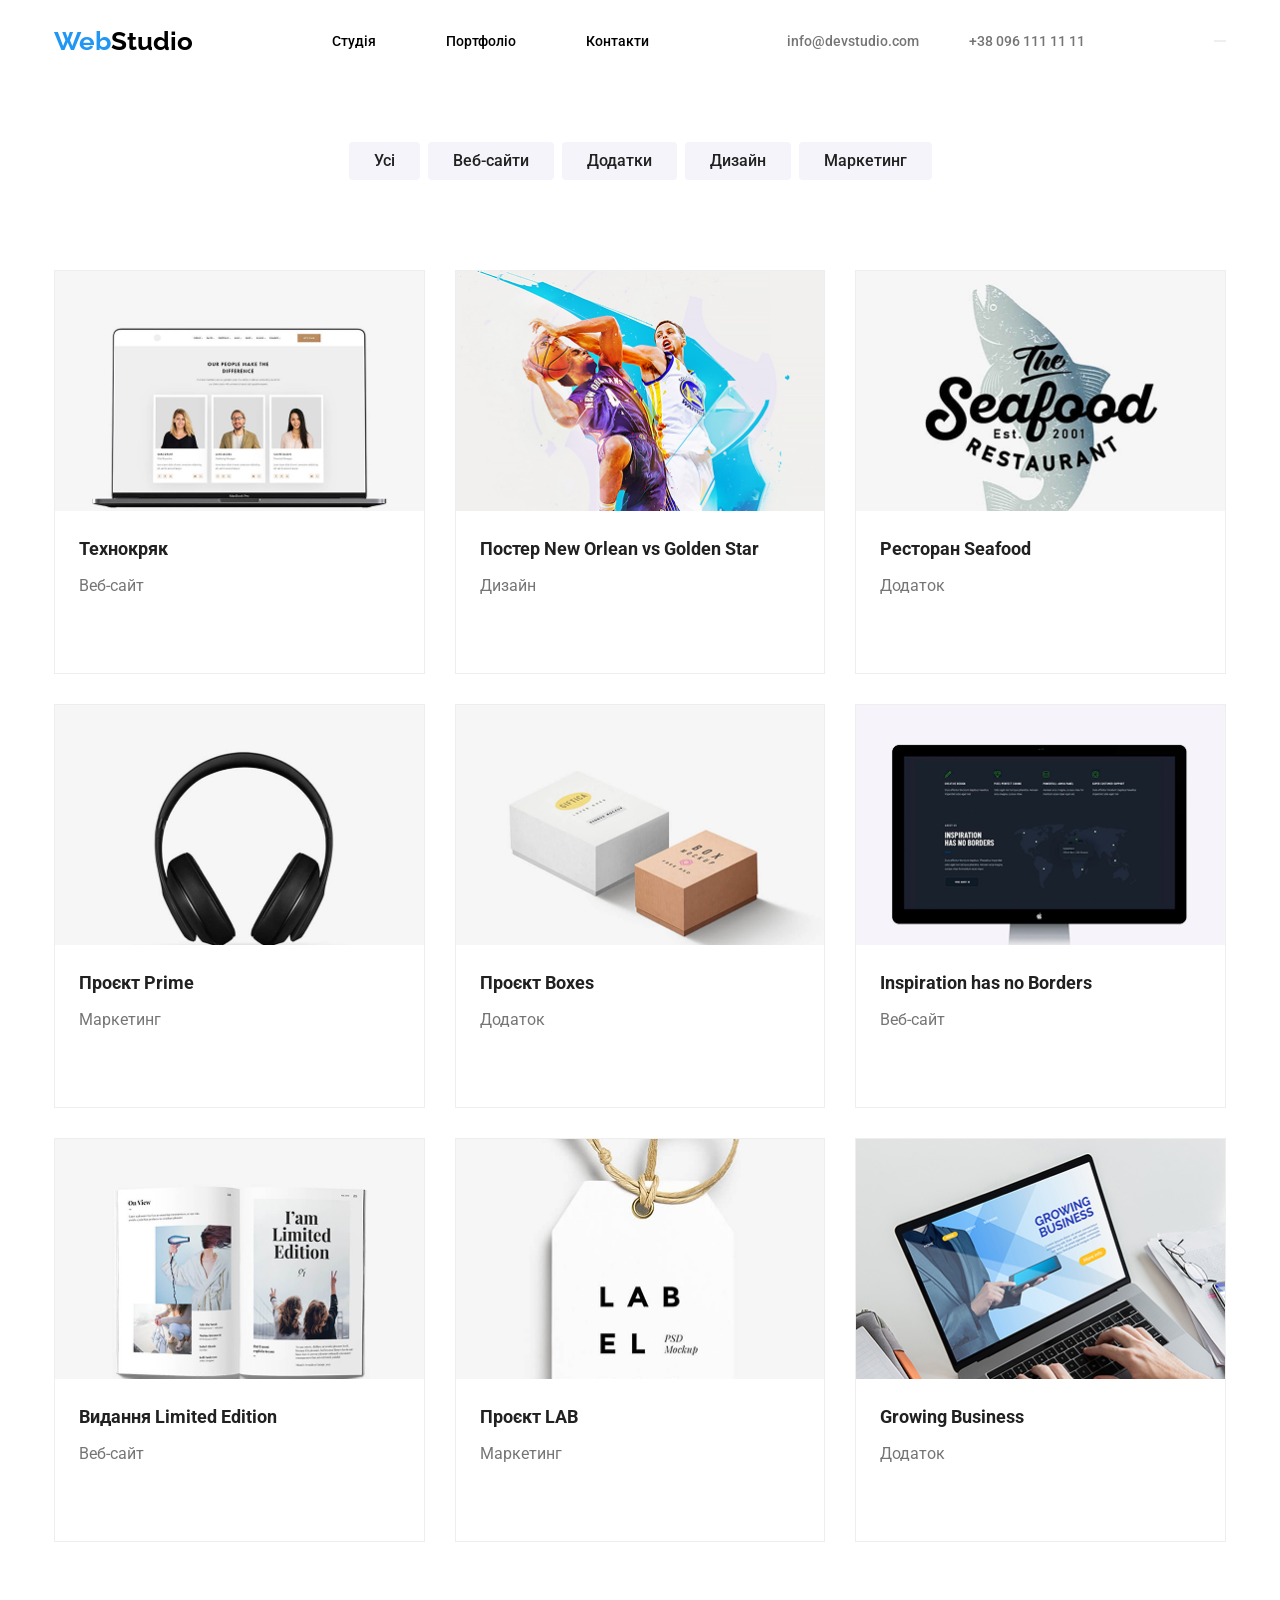
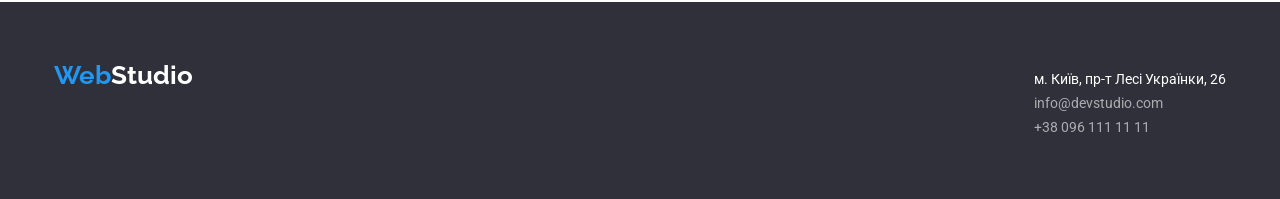
<file: portfolio.html>
<!DOCTYPE html>
<html lang="uk">
<head>
    <meta charset="UTF-8">
    <meta name="viewport" content="width=device-width, initial-scale=1.0">
    <title>Portfolio</title>
    <link rel="stylesheet" href="./css/reset.css">
    <link rel="stylesheet" href="./css/style.css">
    <link href="https://fonts.googleapis.com/css2?family=Raleway:ital,wght@0,100..900;1,100..900&family=Roboto:ital,wght@0,100..900;1,100..900&display=swap" rel="stylesheet">
</head>
<body>
<header class="header">
   <div class="  container header-container">
        <a href="./index.html" class="header-logo">
            <span class="header_logo-part">Web</span>Studio
        </a>
        <nav class="header-nav">
            <ul class="header-menu">
                <li class="header_menu-item">
                    <a href="./index.html" class="header_menu-link">Студія</a>
                </li>
                <li class="header_menu-item">
                    <a href="./portfolio.html" class="header_menu-link">Портфоліо</a>
                </li>
                <li class="header_menu-item">
                    <a href="" class="header_menu-link">Контакти</a>
                </li>
            </ul>
            </nav>
            <ul class="header-contacts">
                <li class="header_contacts-item">
                    <a href="mailto:info@devstudio.com" class="header_contacts-link">
                        info@devstudio.com
                    </a>
                </li>
                <li class="header_contacts-item">
                    <a href="tel:+380961111111" class="header_contacts-link">
                        +38 096 111 11 11
                    </a>
                </li>
            </ul>
            <button class="burger-btn" id="burger-btn" aria-label="Відкрити меню">
        <span class="burger-line"></span>
        <span class="burger-line"></span>
        <span class="burger-line"></span>
      </button>
    </div>  
</header>
<main class="main">

<section class="portfolio">
    <div class="container">
        <ul class="portfolio-filter">
            <li class="portfolio_filter-item"><button type="button" class="portfolio_filter-btn">Усі</button></li>
            <li class="portfolio_filter-item"><button type="button" class="portfolio_filter-btn">Веб-сайти</button></li>
            <li class="portfolio_filter-item"><button type="button" class="portfolio_filter-btn">Додатки</button></li>
            <li class="portfolio_filter-item"><button type="button" class="portfolio_filter-btn">Дизайн</button></li>
            <li class="portfolio_filter-item"><button type="button" class="portfolio_filter-btn">Маркетинг</button></li>
        </ul>
        <ul class="portfolio-list">
            <li class="portfolio-item">
                <a href="" target="_blank" class="portfolio-link">
                    <div class="portfolio-box">
                    <img src="./images/techwork.png" alt="techwork" class="portfolio-img">
                    <p class="overlay">
                        Детaльніше
                        </p>
                    </div>
                    <h3 class="portfolio-title">Технокряк</h3>
                    <p class="portfolio-text">Веб-сайт</p>
                </a>
            </li>
            <li class="portfolio-item">
                <a href="" target="_blank" class="portfolio-link">
                    <div class="portfolio-box">
                    <img src="./images/poster-new-orlean-vs-golden-star.png" alt="poster design" class="portfolio-img">
                    <p class="overlay">
                        Детaльніше
                        </p>
                    </div>
                    <h3 class="portfolio-title">Постер New Orlean vs Golden Star</h3>
                    <p class="portfolio-text">Дизайн</p>
                </a>
            </li>
            <li class="portfolio-item">
                <a href="" target="_blank" class="portfolio-link">
                    <div class="portfolio-box">
                    <img src="./images/seafood-restaurant.png" alt="seafood restaurant app" class="portfolio-img">
                    <p class="overlay">
                        Детaльніше
                        </p>
                    </div>
                    <h3 class="portfolio-title">Ресторан Seafood</h3>
                    <p class="portfolio-text">Додаток</p>
                </a>
            </li>
            <li class="portfolio-item">
                <a href="" target="_blank" class="portfolio-link">
                    <div class="portfolio-box">
                    <img src="./images/project-prime.png" alt="project prime" class="portfolio-img">
                    <p class="overlay">
                        Детaльніше
                        </p>
                    </div>
                    <h3 class="portfolio-title">Проєкт Prime</h3>
                    <p class="portfolio-text">Маркетинг</p>
                </a>
            </li>
            <li class="portfolio-item">
                <a href="" target="_blank" class="portfolio-link">
                    <div class="portfolio-box">
                    <img src="./images/project-boxes.png" alt="project boxes" class="portfolio-img">
                    <p class="overlay">
                        Детaльніше
                        </p>
                    </div>
                    <h3 class="portfolio-title">Проєкт Boxes</h3>
                    <p class="portfolio-text">Додаток</p>
                </a>
            </li>
            <li class="portfolio-item">
                <a href="" target="_blank" class="portfolio-link">
                    <div class="portfolio-box">
              <img src="./images/inspiration-has-no.png" alt="inspiration project" class="portfolio-img">
              <p class="overlay">
                        Детaльніше
                        </p>
                    </div>
                    <h3 class="portfolio-title">Inspiration has no Borders</h3>
                    <p class="portfolio-text">Веб-сайт</p>
                </a>
            </li>
            <li class="portfolio-item">
                <a href="" target="_blank" class="portfolio-link">
                    <div class="portfolio-box">
                        <img src="./images/limited-edition.png" alt="limited edition project" class="portfolio-img">
                     <p class="overlay">
                        Детaльніше
                        </p>
                        </div>
                    <h3 class="portfolio-title">Видання Limited Edition</h3>
                    <p class="portfolio-text">Веб-сайт</p>
                </a>
            </li>
            <li class="portfolio-item">
                <a href="" target="_blank" class="portfolio-link">
                    <div class="portfolio-box">
                         <img src="./images/inspiration-has-no-borders.png" alt="lab project" class="portfolio-img">
                     <p class="overlay">
                        Детaльніше
                        </p>
                    </div>
                   <h3 class="portfolio-title">Проєкт LAB</h3>
                    <p class="portfolio-text">Маркетинг</p>
                </a>
            </li>
            <li class="portfolio-item">
                <a href="" target="_blank" class="portfolio-link">
                    <div class="portfolio-box">
                        <img src="./images/growing-business.png" alt="growing business" class="portfolio-img">
                        <p class="overlay">
                        Детaльніше
                        </p>
                        </div>
                    <h3 class="portfolio-title">Growing Business</h3>
                    <p class="portfolio-text">Додаток</p>                   
                </a>
            </li>
        </ul>
    </div>
</section>
</main>
<footer class="footer">
    <div class=" container footer-container">

        <a href="" class="footer-logo">
            <span class="footer_logo-part">Web</span>Studio
        </a>

        <address class="footer-address">
            <ul class="footer-list">

                <li class="footer-item">
                    <a href="https://maps.app.goo.gl/mmZbU1eK19y7iyKJ9" class="footer-link">
                        м. Київ, пр-т Лесі Українки, 26
                    </a>
                </li>

                <li class="footer-item">
                    <a href="mailto:info@devstudio.com" class="footer-email">
                        info@devstudio.com
                    </a>
                </li>

                <li class="footer-item">
                    <a href="tel:+380961111111" class="footer-tel">
                        +38 096 111 11 11
                    </a>
                </li>

            </ul>
        </address>
    </div>
    <script src="./script.js">

</script>
</footer>
</body>
</html>
</file>
<file: css/style.css>
:root {
  --main-font: "Roboto", sans-serif;
  --second-font: "Raleway", sans-serif;
  --color-primary: #212121;
  --color-primary-light: #757575;
  --color-accent: #FFFFFF;
  --color-logo: #000000;
  --color-header-footer: #2196F3;
  --main-background-color: #2F303A;
  --second-background-color: #F5F4FA;
  --main-text-size: 44px;
  --second-text-size: 36px;
  --color-accent-modal: 26px;
  --third-bg-color: #EEEEEE;
}

body {
  font-family: var(--main-font);
  line-height: 1.5;
}

.container {
  max-width: 480px;
  padding: 0 14px;
  margin: 0 auto;
}

.header {
  padding: 16px 0;
}

.header-container {
  display: flex;
  justify-content: space-between;
  align-items: center;
}

.header-logo {
  font-size: 24px;
  font-family: var(--second-font);
  font-weight: 700;
  line-height: 100%;
  letter-spacing: 0.78%;
  color: var(--color-logo);
}

.header_logo-part {
  color: var(--color-header-footer);
}

.header_menu-link,
.header-contacts {
  display: none;
}

.header_contacts-icon {
  width: 16px;
  height: 16px;
  margin-right: 4px;
  fill: currentColor;
}

/* === МОБІЛЬНЕ МЕНЮ === */
@media (max-width: 767px) {
  .header-menu {
    display: none;
  }
}

.header-menu .header_menu-link {
  padding: 10px;
  color: inherit;
  text-decoration: none;
}

.header-menu .header-menu-link:hover,
.header-menu .header-menu-link:focus {
  text-decoration: underline;
}

.menu-toggle {
  min-height: 40px;
  min-width: 40px;
  display: flex;
  align-items: center;
  justify-content: center;
  margin-left: auto;
  padding: 0;
  background-color: transparent;
  cursor: pointer;
  border: none;
  border-radius: 50%;
  outline: none;
}

@media (min-width: 768px) {
  .menu-toggle {
    display: none;
  }
}

.menu-toggle:hover,
.menu-toggle:focus {
  background-color: rgba(0, 0, 0, 0.1);
}

.menu-container {
  position: fixed;
  top: 0;
  left: 0;
  width: 100vw;
  height: 100vh;
  padding: 32px;
  background-color: #3f51b5;
  z-index: 999;
  transform: translateX(100%);
  transition: transform 250ms ease-in-out;
}

.menu-container.is-open {
  transform: translateX(0);
}

.menu-container .menu-toggle {
  position: absolute;
  top: 16px;
  right: 16px;
  color: #fff;
}

.mobile-menu {
  padding: 0;
  margin: 0;
  list-style: none;
}

.mobile-menu .link {
  display: block;
  padding: 10px;
  color: #fff;
  text-decoration: none;
}

/* === HERO === */
.hero {
  padding: 118px 0;
  text-align: center;
  background-repeat: no-repeat;
  background-size: cover;
  background-image: linear-gradient(to right, #2F303A66, #2F303A66), url("../img/img-mob/hero-mob.png");
}
@media (min-device-pixel-ratio: 2),
  (-webkit-min-device-pixel-ratio: 2),
  (min-resolution: 192dpi),
  (min-resolution: 2dppx) {
  .hero {
    background-image: url("../img/img-mob/hero-mob2x.png");
  }
  }
.hero-container {
  display: flex;
  flex-direction: column;
  align-items: center;
  justify-content: center;
}

.hero-title {
  font-size: 18px;
  font-family: var(--main-font);
  font-weight: 900;
  letter-spacing: 6%;
  line-height: 42px;
  color: var(--color-accent);
  max-width: 696px;
  text-transform: uppercase;
  padding-bottom: 30px;
}

.hero-button {
  color: var(--color-accent);
  background-color: var(--color-header-footer);
  font-size: 16px;
  font-family: var(--main-font);
  font-weight: 700;
  line-height: 30px;
  letter-spacing: 6%;
  padding: 10px 24px;
  border-radius: 4px;
  box-shadow: 0 4px 4px #00000026;
}

/* === FEATURES === */
.features {
  padding: 60px 0;
}

@media screen and (max-width: 767px) {
  .features-list li:not(:last-child) {
    margin-bottom: 30px;
  }
}

.features-item::before {
  content: "";
  display: inline-block;
  width: 100%;
  height: 120px;
  background-repeat: no-repeat;
  background-position: center;
  background-color: #F5F4FA;
  margin-bottom: 30px;
  background-image: url("../img/antenna.svg");
}

.features-item:nth-child(2)::before {
  background-image: url("../img/clock.svg");
}

.features-item:nth-child(3)::before {
  background-image: url("../img/diagram.svg");
}

.features-item:nth-child(4)::before {
  background-image: url("../img/astronaut.svg");
}

.features-title {
  text-align: center;
  font-size: 14px;
  font-family: var(--main-font);
  font-weight: 700;
  line-height: 100%;
  letter-spacing: 3%;
  color: var(--color-primary);
  padding-bottom: 10px;
  max-width: 270px;
  text-transform: uppercase;
}

.features-text {
  font-size: 14px;
  font-family: var(--main-font);
  font-weight: 400;
  line-height: 24px;
  letter-spacing: 3%;
  color: var(--color-primary-light);
  max-width: 450px;
}

/* === SERVICES === */
@media (max-width:1199px) {
  .services {
  padding-bottom: 60px;
 display: none;
}
}


.services-title {
  text-align: center;
  font-size: 28px;
  font-family: var(--main-font);
  font-weight: 700;
  line-height: 100%;
  letter-spacing: 3%;
  
  color: var(--color-primary);
}

/* === TEAM === */
.team {
  padding: 60px 0;
  background-color: var(--second-background-color);
}

.team-title {
  text-align: center;
  font-size: 28px;
  font-family: var(--main-font);
  font-weight: 700;
  line-height: 100%;
  letter-spacing: 3%;
  color: var(--color-primary);
  padding-bottom: 30px;
}

@media screen and (max-width: 767px) {
  .team-list > li:not(:last-child) {
    margin-bottom: 30px;
  }
}

.team-item {
  background-color: var(--color-accent);
  text-align: center;
  max-width: 450px;
  padding-bottom: 30px;
}

.team-name {
  text-align: center;
  font-size: 16px;
  font-family: var(--main-font);
  font-weight: 500;
  line-height: 100%;
  letter-spacing: 3%;
  color: var(--color-primary);
  margin: 30px 0 10px;
}

.team-role {
  text-align: center;
  font-size: 16px;
  font-family: var(--main-font);
  font-weight: 400;
  line-height: 100%;
  letter-spacing: 3%;
  color: var(--color-primary-light);
  margin-bottom: 16px;
}

.team-img {
  display: inline-block;
  margin: 0 auto;
}

/* === SOCIAL & JOIN === */
.social-list {
  display: flex;
  gap: 10px;
  justify-content: center;
  align-items: center;
}

.join-list {
  display: flex;
  gap: 10px;
  margin-top: 20px;
}

.social-link,
.join-link {
  display: flex;
  align-items: center;
  justify-content: center;
  width: 44px;
  height: 44px;
  border-radius: 50%;
  background-color: #ffffff3b;
  transition: background-color 500ms;
}

.social-link:hover,
.join-link:hover {
  background-color: rgba(33, 150, 243, 1);
}

.social-link:hover .social-icon {
  fill: #EEEEEE;
}

.social-icon {
  width: 50px;
  height: 20px;
  fill: #757575;
}

.join-text {
  font-weight: 700;
  font-size: 14px;
  letter-spacing: 0.03em;
  text-transform: uppercase;
  color: #fff;
}

.join-icon {
  width: 20px;
  height: 20px;
  fill: #fff;
}

/* === FOOTER === */
@media screen and (max-width: 767px) {
  .footer {
    padding: 60px 0;
    background-color: var(--main-background-color);
    text-align: center;
  }
}

.footer-container {
  display: flex;
  justify-content: space-between;
  align-items: baseline;
}

.footer-logo {
  font-size: 24px;
  font-family: var(--second-font);
  font-weight: 700;
  line-height: 100%;
  letter-spacing: 3%;
  color: var(--color-accent);
  padding-bottom: 20px;
}

.footer_logo-part {
  color: var(--color-header-footer);
}

.footer-link {
  font-size: 14px;
  font-family: var(--main-font);
  font-weight: 400;
  line-height: 24px;
  letter-spacing: 3%;
  color: var(--color-accent);
  padding-bottom: 8px;
}

.footer-email {
  font-size: 14px;
  font-family: var(--main-font);
  font-weight: 400;
  line-height: 24px;
  letter-spacing: 3%;
  color: var(--color-accent);
  padding-bottom: 80px;
  opacity: 0.6;
}

.footer-tel {
  font-size: 14px;
  font-family: var(--main-font);
  font-weight: 400;
  line-height: 24px;
  letter-spacing: 0.42%;
  color: var(--color-accent);
  padding-bottom: 8px;
  opacity: 0.6;
}

/* ========================================= */
/* === TABLET (min-width: 768px) =========== */
/* ========================================= */
@media (min-width: 768px) {
  .container {
    max-width: 768px;
  }

  .header {
    padding: 24px 0;
  }

  .header-logo {
    letter-spacing: 3%;
  }

  .header-nav {
    display: flex;
    gap: 10px;
  }

  .header-menu {
    display: flex;
    gap: 50px;
  }

  .header_menu-link {
    font-size: 14px;
    font-family: var(--main-font);
    font-weight: 500;
    line-height: 100%;
    letter-spacing: 0.28%;
    color: var(--color-primary);
    position: relative;
    display: block;
  }

  .header_menu-link:hover {
    color: var(--color-header-footer);
  }

  .header_menu-link:hover::after {
    display: block;
    position: absolute;
    bottom: -28px;
    left: 0;
    content: "";
    width: 100%;
    height: 4px;
    border-radius: 2px;
    background-color: #2196F3;
    margin-top: 12px;
  }

  @media screen and (max-width: 1199px) {
    .header-contacts {
      display: flex;
      flex-direction: column;
      gap: 10px;
    }
  }

  .header_contacts-link {
    font-size: 14px;
    font-family: var(--main-font);
    font-weight: 500;
    line-height: 100%;
    letter-spacing: 0.28%;
    color: var(--color-primary-light);
  }

  .header_contacts-link:hover {
    color: var(--color-header-footer);
  }

  .hero {
    padding: 200px 0;
    background-color: var(--main-background-color);
    background-image: linear-gradient(to right, #2F303A66, #2F303A66), url("../img/img-tab/hero-tab.png");
  }
  
  @media (min-device-pixel-ratio: 2),
  (-webkit-min-device-pixel-ratio: 2),
  (min-resolution: 192dpi),
  (min-resolution: 2dppx) {
  .hero {
    background-image: url("../img/img-tab/hero-tab2x.png");
  }
}

  .hero-title {
    font-size: 26px;
    max-width: 360px;
    margin-bottom: 30px;
  }

  .features {
    padding: 94px 0;
  }

  .features-list {
    display: flex;
    flex-wrap: wrap;
    justify-content: space-between;
    flex-direction: row;
    gap: 30px;
  }

  .features-item {
    width: 345px;
  }

  .features-title,
  .features-text {
    letter-spacing: 0.42%;
  }

  .features-title {
    max-width: 354px;
  }

  .features-text {
    max-width: 404px;
  }

  .services {
    padding-bottom: 94px;
    display: none;
  }

  .services-title {
    font-size: var(--second-text-size);
    letter-spacing: 1.08%;
    margin-bottom: 50px;
  }

  .services-list {
    display: flex;
    gap: 30px;
  }

  .team {
    padding: 94px 0;
  }

  .team-title {
    margin-bottom: 50px;
  }

  .team-list {
    display: flex;
    flex-wrap: wrap;
    gap: 30px;
  }

  .team-item {
    width: 345px;
  }

  .team-name,
  .team-role {
    letter-spacing: 0.48%;
  }

  .team-name {
    padding: 30px 0 10px;
  }

  

  .footer {
    padding: 60px 0;
    background-color: var(--main-background-color);
  }

  .footer_adress-wrap {
    display: flex;
    align-items: start;
    flex-direction: column;
  }

  .footer-link,
  .footer-email,
  .footer-tel {
    letter-spacing: 0.42%;
    padding-bottom: 9px;
  }

  .footer-email {
    padding-bottom: 9px;
  }

  .portfolio {
    padding: 94px 0;
  }

  .portfolio-filter {
    display: flex;
    gap: 8px;
    justify-content: center;
  }

  .portfolio-list {
    display: flex;
    flex-wrap: wrap;
    gap: 30px;
    padding-top: 50px;
  }

  .portfolio-item {
    flex-basis: calc((100% - 60px) / 2);
  }
}

/* ========================================= */
/* === DESKTOP (min-width: 1200px) ========= */
/* ========================================= */
@media (min-width: 1200px) {
  .hero {
    background-image: linear-gradient(to right, #2F303A66, #2F303A66), url("../img/img-desk/hero-desk.png");
  }

  @media (min-device-pixel-ratio: 2),
  (-webkit-min-device-pixel-ratio: 2),
  (min-resolution: 192dpi),
  (min-resolution: 2dppx) {
  .hero {
    background-image: url("../img/img-desk/hero-desk2x.png");
  }
}
  .container {
    max-width: 1200px;
  }

  .header-logo,
  .footer-logo {
    font-size: 26px;
    letter-spacing: 0.78%;
  }

  .header-nav {
    gap: 50px;
  }

  .header-contacts {
    display: flex;
    gap: 50px;
  }

  .hero-title {
    font-size: var(--main-text-size);
    letter-spacing: 2.64%;
    line-height: 60px;
    max-width: 696px;
  }

  .hero-button {
    letter-spacing: 0.96%;
    padding: 10px 32px;
  }

  .features-item {
    max-width: 270px;
  }

  .features-title,
  .features-text {
    max-width: 270px;
  }

  .services{
    display: block;
  }

  .team-title {
    font-size: var(--second-text-size);
    letter-spacing: 1.08%;
  }

  .team-list {
    justify-content: space-between;
    flex-wrap: nowrap;
  }

  .team-item {
    width: 270px;
  }


  .team-img {
    width: 270px;
    height: 260px;
  }

  .footer_adress-wrap {
    justify-content: flex-start;
  }

  .portfolio-item {
    flex-basis: calc((100% - 60px) / 3);
  }
}

/* === PORTFOLIO (Base/Mobile) === */
.portfolio {
  padding: 60px 0;
}

.portfolio-filter {
  display: flex;
  flex-wrap: wrap;
  gap: 8px;
}

.portfolio_filter-item:last-child {
  margin-bottom: 40px;
}

.portfolio-item {
  background-color: var(--color-accent);
  border: 1px solid var(--third-bg-color);
  max-width: 450px;
  height: 404px;
}

@media screen and (max-width: 767px) {
  .portfolio-item:not(:last-child) {
    margin-bottom: 30px;
  }
}

.portfolio_filter-btn {
  font-size: 16px;
  font-family: var(--main-font);
  font-weight: 500;
  line-height: 26px;
  letter-spacing: 0.48%;
  color: var(--color-primary);
  padding: 6px 25px;
  background-color: var(--second-background-color);
  border-radius: 4px;
}

.portfolio_filter-btn:hover {
  background-color: var(--color-header-footer);
  color: var(--color-accent);
  box-shadow: 0 2px 2px rgba(0, 0, 0, 0.12), 0 1px 2px rgba(0, 0, 0, 0.08);
}

.overlay {
  position: absolute;
  z-index: 50;
  top: 0;
  left: 0;
  width: 100%;
  height: 100%;
  display: flex;
  align-items: center;
  justify-content: center;
  padding: 20px;
  background-color: rgba(39, 129, 254, 0.9);
  color: #ffffff;
  font-size: 18px;
  font-family: var(--main-font);
  line-height: 28px;
  font-weight: 600;
  letter-spacing: 0.03em;
  text-align: center;
  transform: translateY(100%);
  transition: transform 500ms ease-in-out, opacity 500ms ease-in-out;
  opacity: 0;
}

.portfolio-box {
  position: relative;
  width: 100%;
  height: 240px;
  overflow: hidden;
}

.portfolio-box:hover .overlay {
  transform: translateY(0);
  opacity: 1;
}

.portfolio-title {
  font-size: 18px;
  font-family: var(--main-font);
  font-weight: 700;
  line-height: 36px;
  letter-spacing: 1.08;
  color: var(--color-primary);
  padding: 20px 24px 4px 24px;
}

.portfolio-text {
  font-size: 16px;
  font-family: var(--main-font);
  font-weight: 400;
  line-height: 30px;
  letter-spacing: 0.42%;
  color: var(--color-primary-light);
  padding: 0px 24px 20px 24px;
}

.portfolio-img {
  width: 100%;
}
</file>
